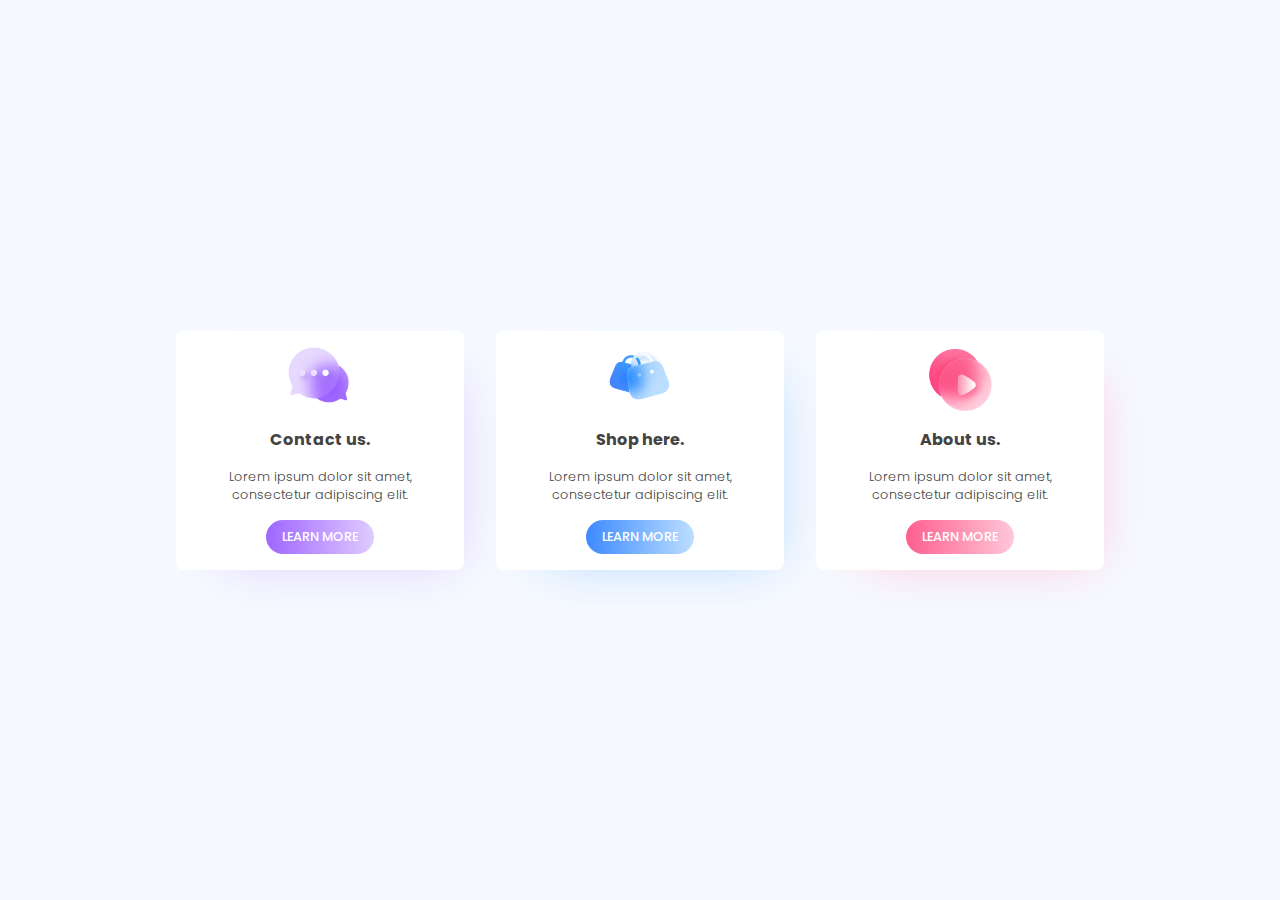
<file: responsive-cards-main/index.html>
<!DOCTYPE html>
<html lang="pt-br">
<head>
    <meta charset="UTF-8">
    <meta http-equiv="X-UA-Compatible" content="IE=edge">
    <meta name="viewport" content="width=device-width, initial-scale=1.0">
    <title>Responsive Cards</title>
    <link rel="preconnect" href="https://fonts.gstatic.com">
    <link href="https://fonts.googleapis.com/css2?family=Poppins:wght@300;400;500;600&display=swap" rel="stylesheet">
    <link rel="stylesheet" href="style.css">
</head>
<body>
    <main class="cards">
        <section class="card contact">
            <div class="icon">
                <img src="assets/Chat.png" alt="Contact us.">
            </div>
            <h3>Contact us.</h3>
            <span>Lorem ipsum dolor sit amet, consectetur adipiscing elit.</span>
            <button>Learn More</button>
        </section>
        <section class="card shop">
            <div class="icon">
                <img src="assets/Bag.png" alt="Shop here.">
            </div>
            <h3>Shop here.</h3>
            <span>Lorem ipsum dolor sit amet, consectetur adipiscing elit.</span>
            <button>Learn More</button>
        </section>
        <section class="card about">
            <div class="icon">
                <img src="assets/Play.png" alt="About us.">
            </div>
            <h3>About us.</h3>
            <span>Lorem ipsum dolor sit amet, consectetur adipiscing elit.</span>
            <button>Learn More</button>
        </section>
    </main>
</body>
</html>
</file>
<file: responsive-cards-main/style.css>
* {
    margin: 0;
    padding: 0;
    box-sizing: border-box;
    font-family: "Poppins", sans-serif;
}

body {
    background: #F6F9FF;
    height: 100vh;
    width: 100%;

    display: flex;
    justify-content: center;
    align-items: center;

    color: #434343;

    font-size: 16px;
}

main.cards {
    display: flex;
    padding: 32px;
}

main.cards section.card {
    display: flex;
    flex-direction: column;
    align-items: center;
    text-align: center;
    background: white;
    padding: 1rem 1.5rem;
    border-radius: 8px;
    max-height: 468px;
    margin-left: 32px;
}

main.cards section.card:first-child {
    margin-left: 0;
}

main.cards section.card .icon {
    width: 64px;
    height: 64px;
}

main.cards section.card img {
    width: 100%;
}

main.cards section.card h3 {
    font-size: 100%;
    margin: 16px 0;
}

main.cards section.card span {
    font-weight: 300;
    max-width: 240px;
    font-size: 80%;
    margin-bottom: 16px;
}

main.cards section.card button {
    padding: 0.5rem 1rem;
    text-transform: uppercase;
    border-radius: 32px;
    border: 0;
    cursor: pointer;
    font-size: 80%;
    font-weight: 500;
    color: #fff;
    margin-bottom: 16px 0;
}

main.cards section.card.contact button {
    background: linear-gradient(to right, #9F66FF, #DFCBFF);
}
main.cards section.card.shop button {
    background: linear-gradient(to right, #3E8AFF, #BBDEFF);
}
main.cards section.card.about button {
    background: linear-gradient(to right, #FE5F8F, #FFC7D9);
}

main.cards section.card.contact {
    box-shadow: 20px 20px 50px -30px #DBC4FF;
}
main.cards section.card.shop {
    box-shadow: 20px 20px 50px -30px #AFD6FF;
}
main.cards section.card.about {
    box-shadow: 20px 20px 50px -30px #FFC1D5;
}

@media screen and (max-width: 720px) {
    main.cards {
        flex-direction: column;
    }

    main.cards section.card {
        margin-left: 0;
        margin-bottom: 32px;
    }

    main.cards section.card:last-child {
        margin-bottom: 0;
    }

    main.cards section.card button {
        font-size: 70%;
    }

}
</file>
